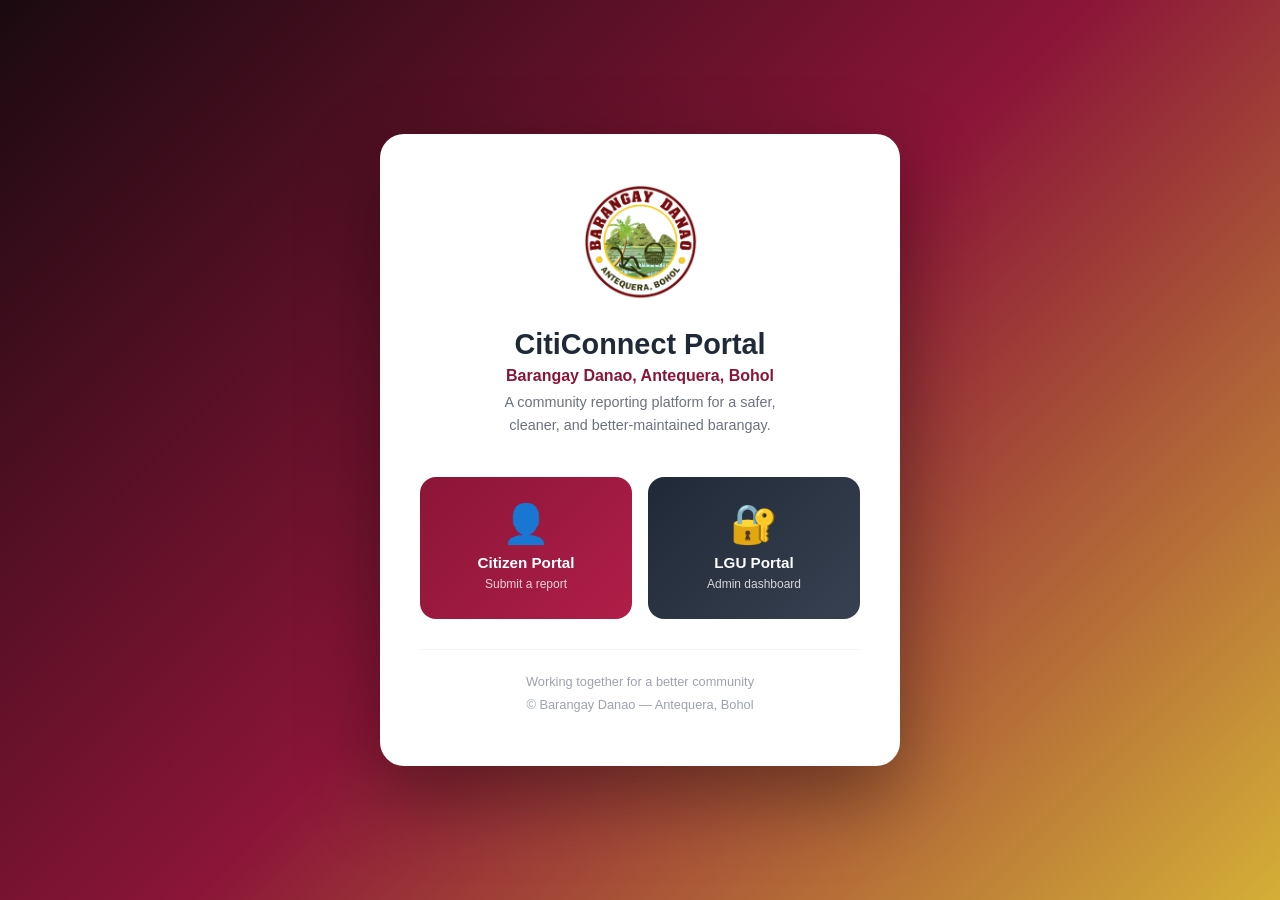
<file: index.html>
<!DOCTYPE html>
<html lang="en">
<head>
    <meta charset="UTF-8">
    <meta name="viewport" content="width=device-width, initial-scale=1.0">
    <title>Barangay Danao - CitiConnect Portal</title>
    <style>
        * { margin: 0; padding: 0; box-sizing: border-box; }
        body {
            min-height: 100vh;
            background: linear-gradient(135deg, #1a0a10 0%, #8B1538 50%, #D4AF37 100%);
            display: flex; align-items: center; justify-content: center;
            font-family: 'Segoe UI', sans-serif; padding: 20px;
        }
        .landing-card {
            background: white; border-radius: 24px; padding: 50px 40px;
            max-width: 520px; width: 100%; text-align: center;
            box-shadow: 0 30px 80px rgba(0,0,0,0.4);
        }
        .logo { width: 120px; height: 120px; object-fit: contain; margin-bottom: 20px; border-radius: 50%; }
        .logo-fallback {
            width: 100px; height: 100px;
            background: linear-gradient(135deg, #8B1538, #D4AF37);
            border-radius: 50%; display: flex; align-items: center; justify-content: center;
            font-size: 3em; margin: 0 auto 20px;
        }
        h1 { font-size: 1.8em; color: #1f2937; margin-bottom: 6px; font-weight: 800; }
        .subtitle { color: #8B1538; font-size: 1em; font-weight: 600; margin-bottom: 6px; }
        .tagline { color: #6b7280; font-size: 0.9em; margin-bottom: 40px; line-height: 1.6; }
        .portal-grid { display: grid; grid-template-columns: 1fr 1fr; gap: 16px; margin-bottom: 30px; }
        .portal-btn {
            display: flex; flex-direction: column; align-items: center; justify-content: center;
            gap: 10px; padding: 28px 16px; border-radius: 16px; text-decoration: none;
            font-weight: 700; font-size: 1em; transition: all 0.2s ease; cursor: pointer;
        }
        .portal-btn .icon { font-size: 2.4em; line-height: 1; }
        .portal-btn .label { font-size: 0.95em; font-weight: 700; }
        .portal-btn .desc { font-size: 0.75em; font-weight: 500; opacity: 0.8; margin-top: -4px; }
        .btn-citizen { background: linear-gradient(135deg, #8B1538, #b01e48); color: white; }
        .btn-citizen:hover { transform: translateY(-3px); box-shadow: 0 12px 30px rgba(139,21,56,0.4); }
        .btn-lgu { background: linear-gradient(135deg, #1f2937, #374151); color: white; }
        .btn-lgu:hover { transform: translateY(-3px); box-shadow: 0 12px 30px rgba(31,41,55,0.4); }
        .divider { height: 1px; background: #f3f4f6; margin: 20px 0; }
        .footer-text { color: #9ca3af; font-size: 0.8em; line-height: 1.8; }
        @media (max-width: 400px) { .portal-grid { grid-template-columns: 1fr; } .landing-card { padding: 36px 24px; } }
    </style>
</head>
<body>
    <div class="landing-card">
        <img src="logo.png" alt="Barangay Danao Logo" class="logo"
             onerror="this.style.display='none'; document.getElementById('logoFallback').style.display='flex';">
        <div class="logo-fallback" id="logoFallback" style="display:none;">🏛️</div>
        <h1>CitiConnect Portal</h1>
        <p class="subtitle">Barangay Danao, Antequera, Bohol</p>
        <p class="tagline">A community reporting platform for a safer,<br>cleaner, and better-maintained barangay.</p>
        <div class="portal-grid">
            <a href="citizen-portal.html" class="portal-btn btn-citizen">
                <span class="icon">👤</span>
                <span class="label">Citizen Portal</span>
                <span class="desc">Submit a report</span>
            </a>
            <a href="lgu-portal.html" class="portal-btn btn-lgu">
                <span class="icon">🔐</span>
                <span class="label">LGU Portal</span>
                <span class="desc">Admin dashboard</span>
            </a>
        </div>
        <div class="divider"></div>
        <p class="footer-text">Working together for a better community<br>© Barangay Danao — Antequera, Bohol</p>
    </div>
</body>
</html>
</file>
